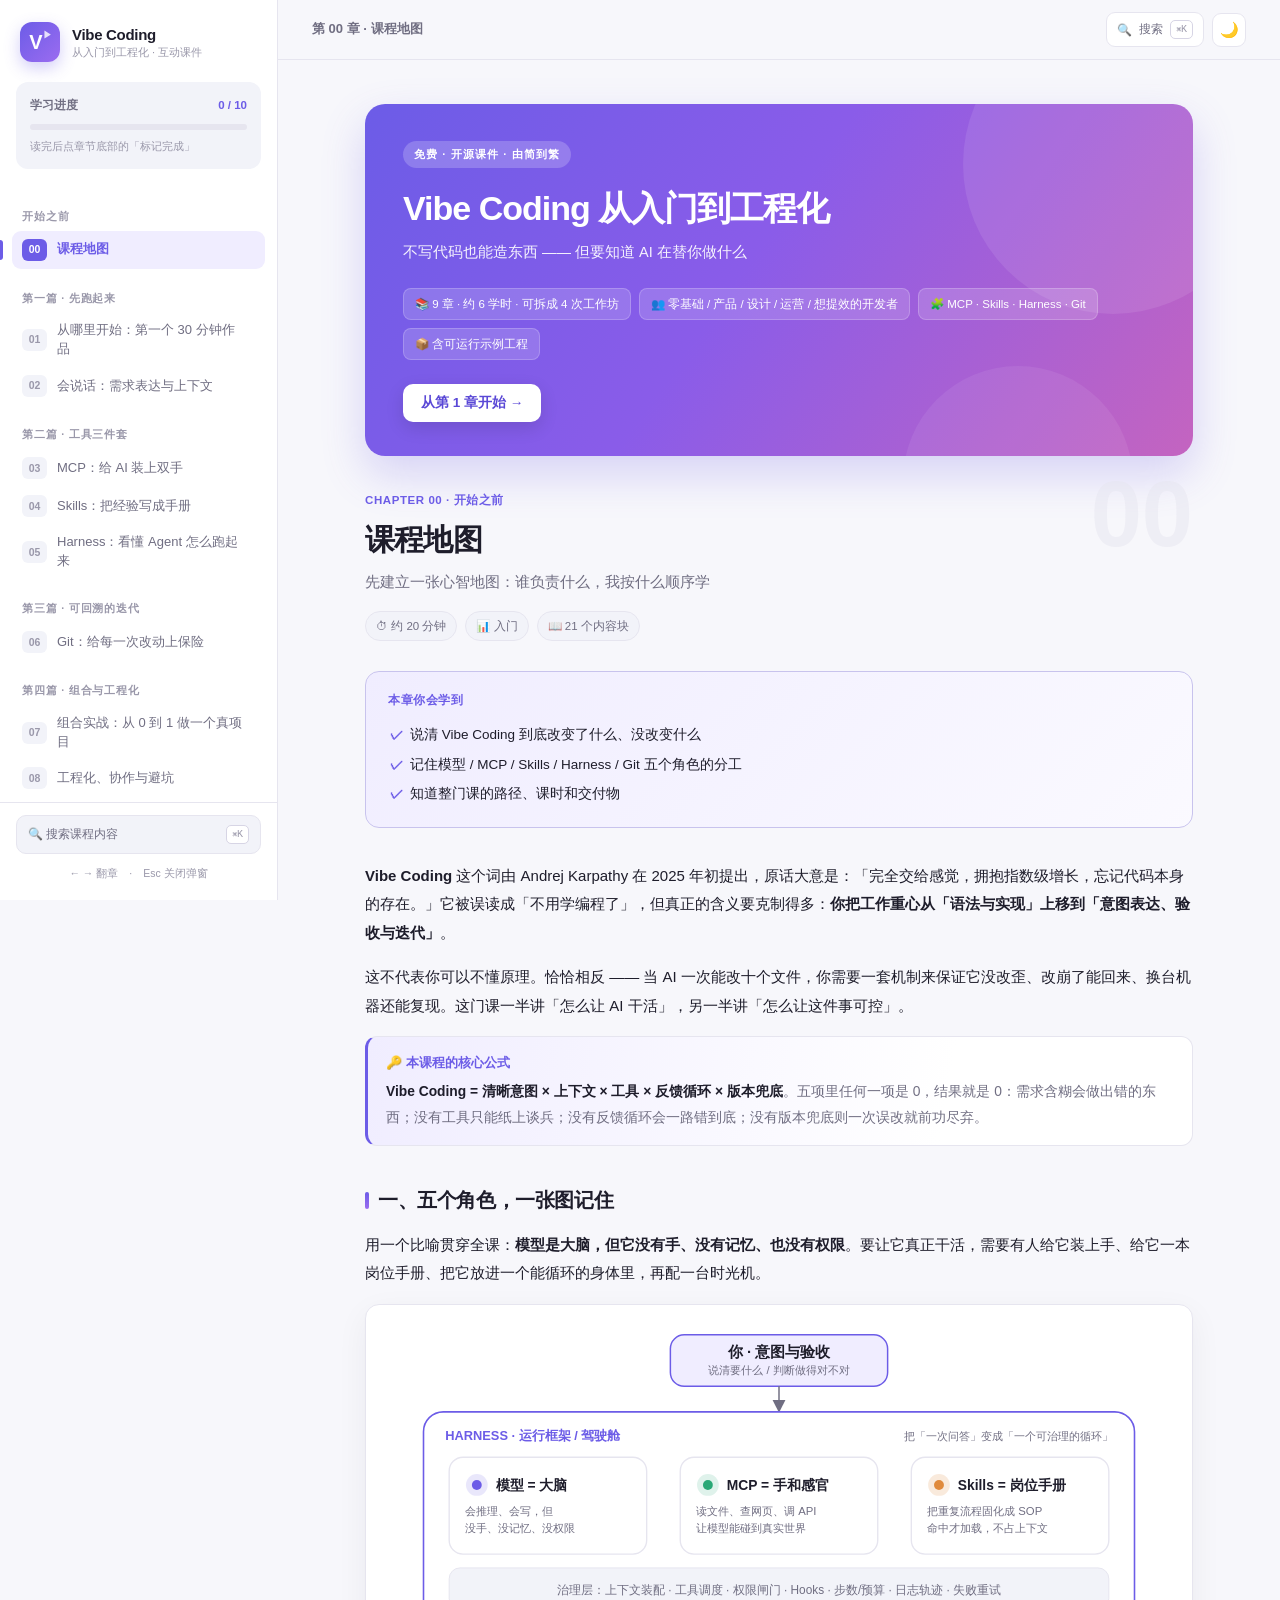
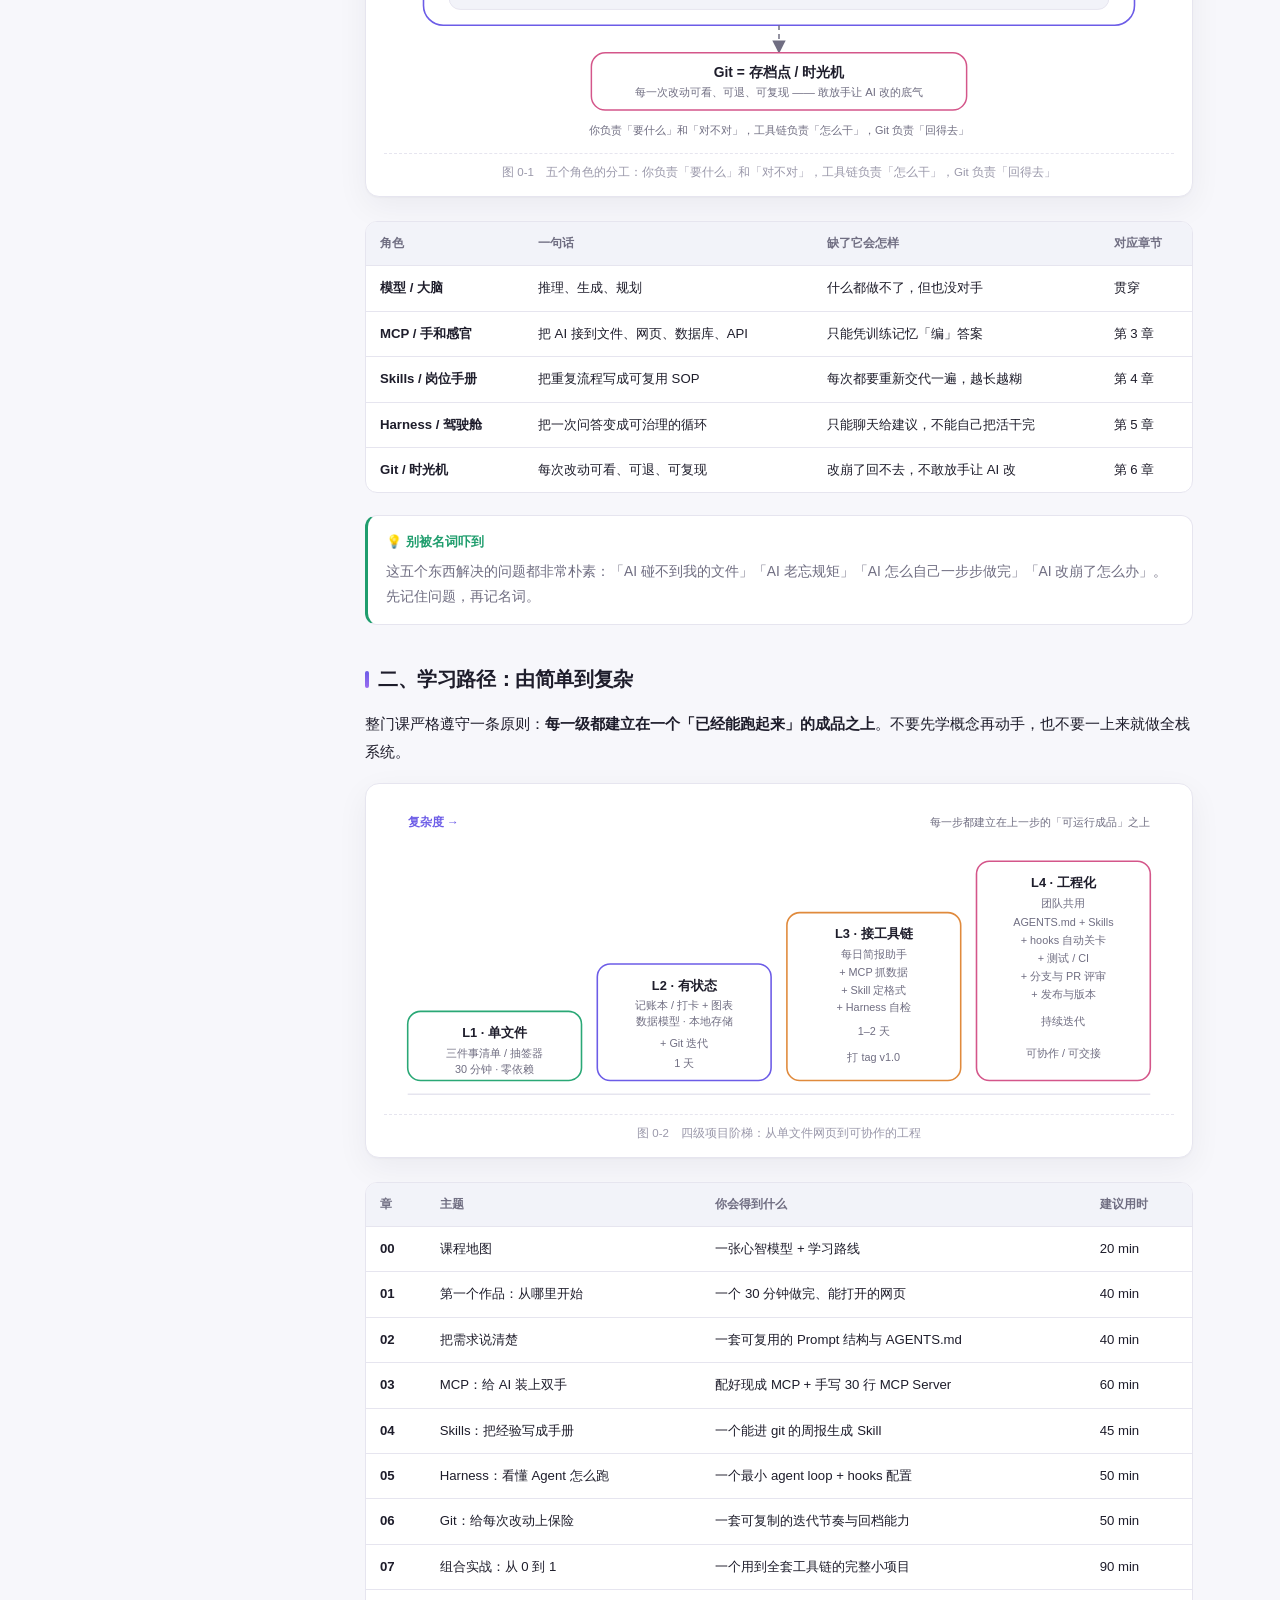
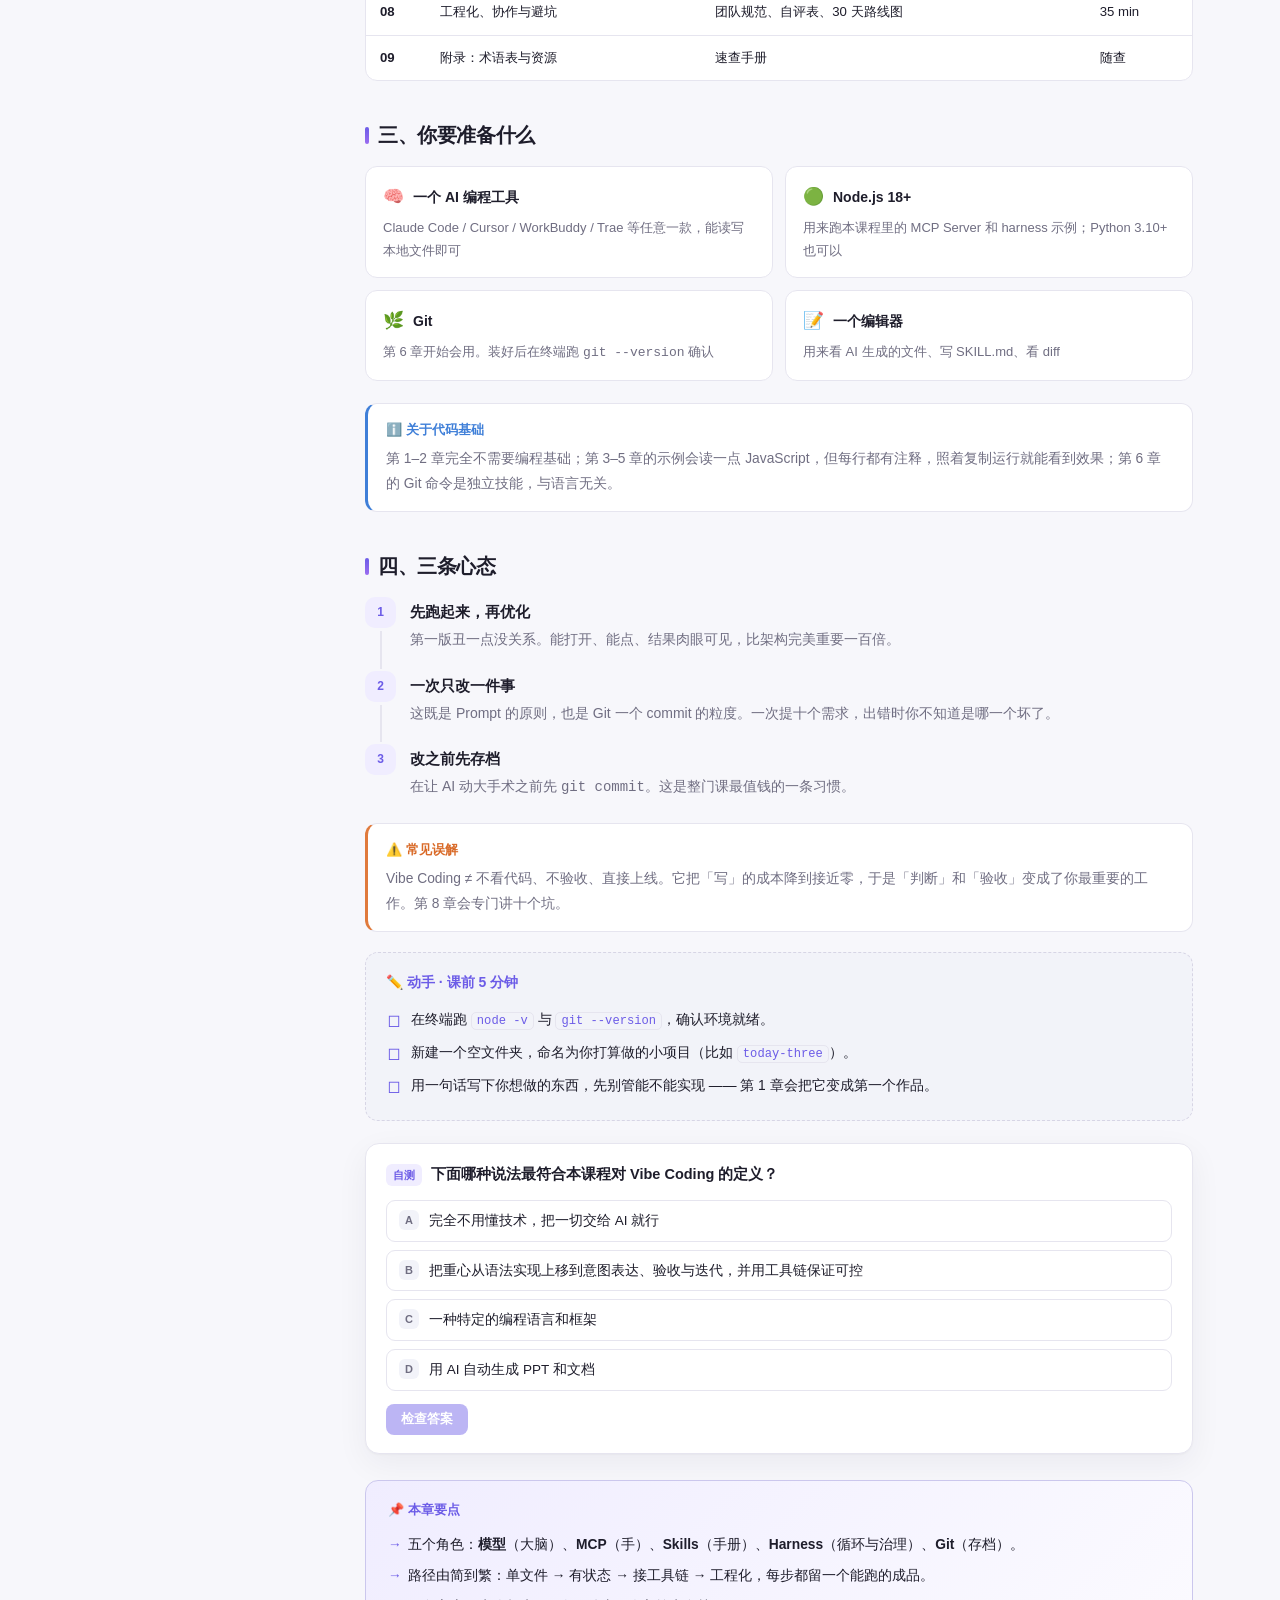
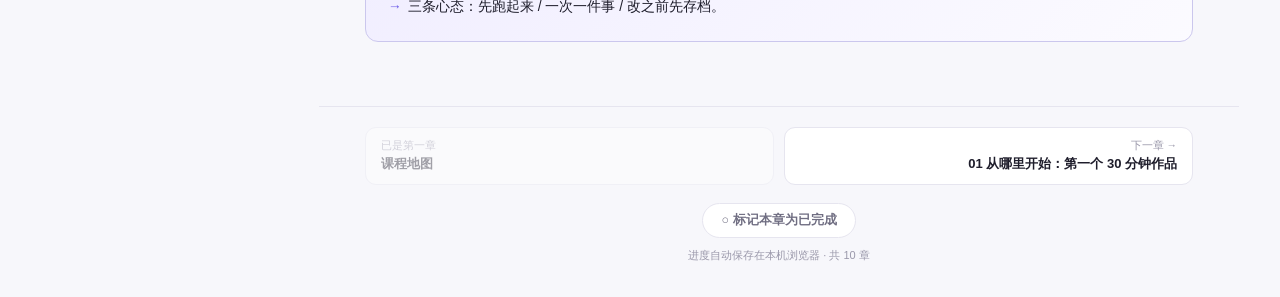
<file: index.html>
<!DOCTYPE html>
<html lang="zh-CN" data-theme="light">
<head>
<meta charset="UTF-8" />
<meta name="viewport" content="width=device-width, initial-scale=1.0" />
<meta name="description" content="Vibe Coding 从入门到工程化 —— 一套可在网页里学完的完整课件：MCP、Skills、Harness、Git 版本迭代，由简到繁的项目实战。" />
<title>Vibe Coding 从入门到工程化 · 互动课件</title>
<link rel="stylesheet" href="assets/styles.css" />
</head>
<body>

<div class="app">
  <!-- ============ 侧边栏 ============ -->
  <aside class="sidebar" id="sidebar">
    <div class="brand">
      <div class="brand-mark">V<span>▶</span></div>
      <div class="brand-text">
        <strong>Vibe Coding</strong>
        <span>从入门到工程化 · 互动课件</span>
      </div>
    </div>

    <div class="side-progress">
      <div class="side-progress-top">
        <span>学习进度</span><span id="progressText">0 / 10</span>
      </div>
      <div class="bar"><div class="bar-fill" id="progressFill"></div></div>
      <div class="side-progress-tip">读完后点章节底部的「标记完成」</div>
    </div>

    <nav class="nav" id="nav" aria-label="课程目录"></nav>

    <div class="side-foot">
      <button class="side-search" id="sideSearch">
        <span>🔍 搜索课程内容</span><kbd>⌘K</kbd>
      </button>
      <div class="side-legend">← → 翻章　·　Esc 关闭弹窗</div>
    </div>
  </aside>
  <div class="sidebar-backdrop" id="backdrop"></div>

  <!-- ============ 主区域 ============ -->
  <div class="main-wrap">
    <header class="topbar">
      <button class="icon-btn menu-btn" id="menuBtn" aria-label="打开目录">☰</button>
      <div class="crumb" id="crumb">课程地图</div>
      <div class="top-actions">
        <button class="ghost-btn" id="searchBtn"><span>🔍</span><span class="hide-sm">搜索</span><kbd>⌘K</kbd></button>
        <button class="icon-btn" id="themeBtn" aria-label="切换深浅色" title="切换深浅色">🌙</button>
      </div>
    </header>
    <div class="global-bar"><div class="global-bar-fill" id="globalBarFill"></div></div>

    <main class="content" id="content"></main>

    <footer class="pager" id="pager"></footer>
  </div>
</div>

<!-- ============ 搜索浮层 ============ -->
<div class="overlay" id="searchOverlay" hidden>
  <div class="overlay-mask" data-close></div>
  <div class="search-panel" role="dialog" aria-modal="true" aria-label="搜索课程内容">
    <div class="search-input-row">
      <span>🔍</span>
      <input id="searchInput" type="text" placeholder="搜索概念、命令、章节… 例如：MCP / reflog / 渐进式披露" autocomplete="off" />
      <kbd>Esc</kbd>
    </div>
    <div class="search-results" id="searchResults"></div>
    <div class="search-foot">输入关键词，实时检索全部 10 章内容 · ↑↓ 选择 · Enter 跳转</div>
  </div>
</div>

<!-- ============ 代码 Playground ============ -->
<div class="overlay" id="playOverlay" hidden>
  <div class="overlay-mask" data-close></div>
  <div class="play-panel" role="dialog" aria-modal="true" aria-label="代码 Playground">
    <div class="play-head">
      <div><strong>🧪 代码 Playground</strong><span>改一改代码，点「运行」立刻看到结果</span></div>
      <button class="icon-btn" data-close aria-label="关闭">✕</button>
    </div>
    <div class="play-body">
      <div class="play-editor">
        <div class="play-label">index.html <button class="mini-btn" id="resetPlay">恢复初始代码</button></div>
        <textarea id="playCode" spellcheck="false"></textarea>
      </div>
      <div class="play-preview">
        <div class="play-label">预览 <button class="run-btn" id="runPlay">▶ 运行</button></div>
        <iframe id="playFrame" title="代码预览" sandbox="allow-scripts allow-modals"></iframe>
      </div>
    </div>
  </div>
</div>

<div class="toast" id="toast" role="status"></div>

<script src="assets/course-data.js"></script>
<script src="assets/lessons-1.js"></script>
<script src="assets/lessons-2.js"></script>
<script src="assets/lessons-3.js"></script>
<script src="assets/app.js"></script>
</body>
</html>
</file>
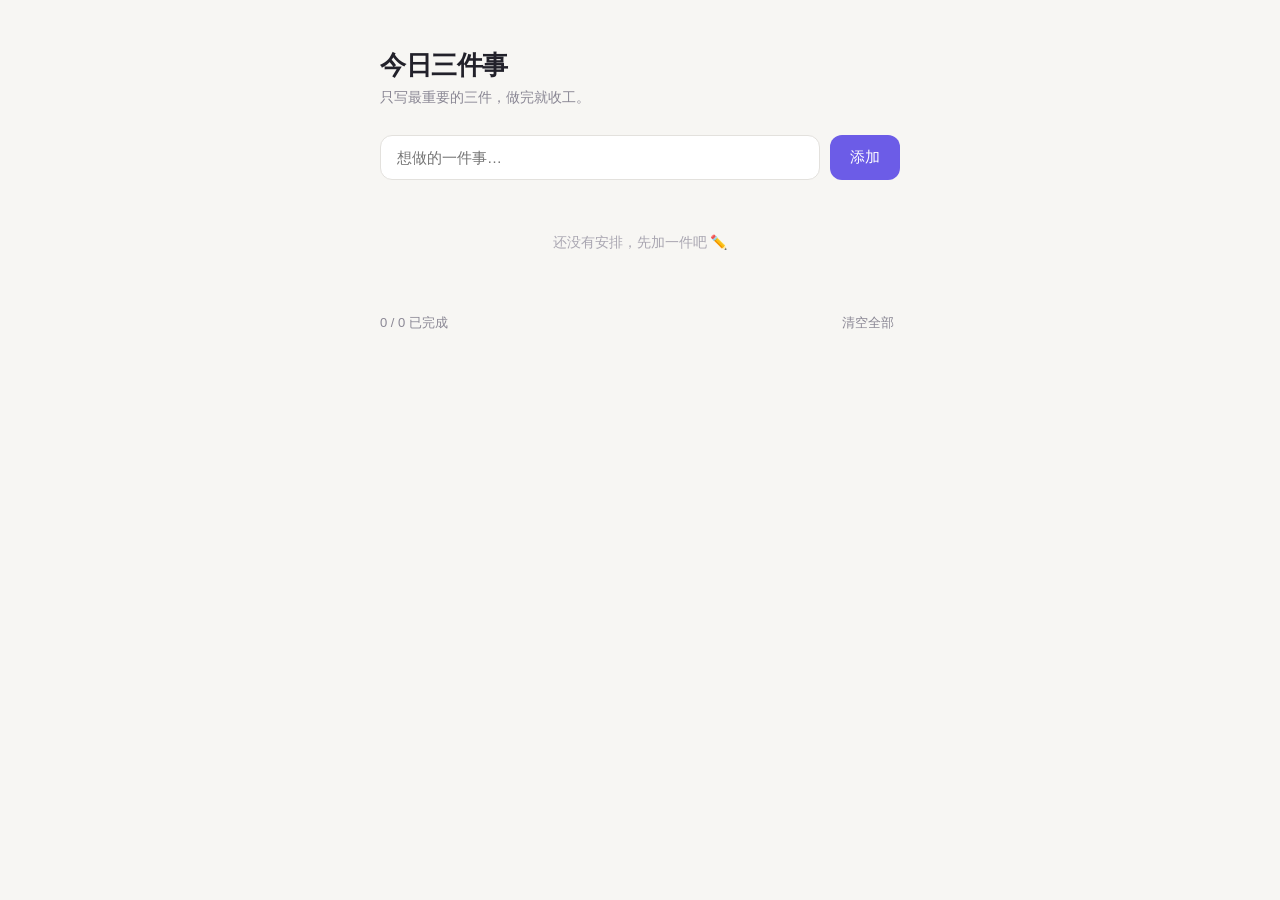
<file: examples/hello-vibe/index.html>
<!DOCTYPE html>
<html lang="zh-CN">
<head>
<meta charset="UTF-8" />
<meta name="viewport" content="width=device-width, initial-scale=1.0" />
<title>今日三件事</title>
<style>
  :root { color-scheme: light; }
  * { box-sizing: border-box; }
  body {
    margin: 0; min-height: 100vh; padding: 48px 20px;
    font-family: -apple-system, BlinkMacSystemFont, "PingFang SC", "Microsoft YaHei", sans-serif;
    background: #f7f6f3; color: #22212a;
    display: flex; justify-content: center;
  }
  .card { width: 100%; max-width: 520px; }
  h1 { font-size: 26px; margin: 0 0 6px; letter-spacing: -.5px; }
  .sub { color: #8a8794; font-size: 14px; margin: 0 0 28px; }
  .row { display: flex; gap: 10px; margin-bottom: 22px; }
  input {
    flex: 1; padding: 13px 16px; font-size: 15px; font-family: inherit;
    border: 1px solid #e3e1dd; border-radius: 12px; background: #fff; outline: none;
  }
  input:focus { border-color: #6c5ce7; box-shadow: 0 0 0 3px #6c5ce71a; }
  button {
    padding: 0 20px; font-size: 15px; font-family: inherit; cursor: pointer;
    border: 0; border-radius: 12px; background: #6c5ce7; color: #fff;
  }
  button:active { transform: scale(.97); }
  ul { list-style: none; padding: 0; margin: 0; }
  li {
    display: flex; align-items: center; gap: 12px; padding: 15px 16px; margin-bottom: 10px;
    background: #fff; border: 1px solid #eceae6; border-radius: 12px;
    font-size: 15px; transition: .2s;
  }
  li.done { opacity: .5; }
  li.done span { text-decoration: line-through; }
  li input { width: 18px; height: 18px; flex: none; accent-color: #6c5ce7; cursor: pointer; }
  li span { flex: 1; }
  .del { background: none; color: #b8b5c0; font-size: 20px; padding: 0 4px; }
  .foot { margin-top: 24px; display: flex; justify-content: space-between; align-items: center; }
  .count { color: #8a8794; font-size: 13px; }
  .clear { background: none; color: #8a8794; font-size: 13px; padding: 6px; }
  .empty { text-align: center; color: #a9a6b1; font-size: 14px; padding: 32px 0; }
</style>
</head>
<body>
<div class="card">
  <h1>今日三件事</h1>
  <p class="sub">只写最重要的三件，做完就收工。</p>
  <div class="row">
    <input id="inp" placeholder="想做的一件事…" maxlength="60" />
    <button id="add">添加</button>
  </div>
  <ul id="list"></ul>
  <div class="foot">
    <span class="count" id="count"></span>
    <button class="clear" id="clear">清空全部</button>
  </div>
</div>
<script>
  const KEY = 'today-three-v1';
  const load = () => { try { return JSON.parse(localStorage.getItem(KEY)) || []; } catch { return []; } };
  let items = load();
  const save = () => localStorage.setItem(KEY, JSON.stringify(items));
  const $ = s => document.querySelector(s);

  function render() {
    const ul = $('#list');
    ul.innerHTML = '';
    if (!items.length) {
      ul.innerHTML = '<div class="empty">还没有安排，先加一件吧 ✏️</div>';
    }
    items.forEach((it, i) => {
      const li = document.createElement('li');
      li.className = it.done ? 'done' : '';
      const cb = document.createElement('input');
      cb.type = 'checkbox'; cb.checked = it.done;
      cb.onchange = () => { items[i].done = cb.checked; save(); render(); };
      const sp = document.createElement('span');
      sp.textContent = it.text;
      const del = document.createElement('button');
      del.className = 'del'; del.textContent = '×';
      del.onclick = () => { items.splice(i, 1); save(); render(); };
      li.append(cb, sp, del); ul.append(li);
    });
    $('#count').textContent = `${items.filter(x => x.done).length} / ${items.length} 已完成`;
  }

  function add() {
    const v = $('#inp').value.trim();
    if (!v) return;
    if (items.length >= 3) { alert('说好只做三件事的 🙂'); return; }
    items.push({ text: v, done: false });
    $('#inp').value = ''; save(); render();
  }
  $('#add').onclick = add;
  $('#inp').onkeydown = e => { if (e.key === 'Enter') add(); };
  $('#clear').onclick = () => { if (confirm('清空全部？')) { items = []; save(); render(); } };
  render();
</script>
</body>
</html>
</file>
<file: assets/styles.css>
/* ===================================================================
 * Vibe Coding 互动课件 · 样式
 * 浅色为默认主题，右上角可切换深色；全部颜色走 CSS 变量
 * =================================================================== */

:root {
  --page: #f7f7fb;
  --panel: #ffffff;
  --card: #ffffff;
  --subtle: #f2f3f9;
  --ink: #1e1d2b;
  --muted: #706e82;
  --faint: #9a98aa;
  --line: #e6e5ef;
  --line-strong: #d7d5e5;
  --brand: #6c5ce7;
  --brand-2: #9b6cf0;
  --brand-soft: #f0edff;
  --code-bg: #f7f7fc;
  --code-ink: #2a2938;
  --shadow: 0 1px 2px rgba(26, 22, 58, .035), 0 10px 32px rgba(26, 22, 58, .055);
  --shadow-lg: 0 24px 70px rgba(26, 22, 58, .18);
  --radius: 14px;
  --sidebar-w: 278px;
  --sans: -apple-system, BlinkMacSystemFont, "Segoe UI", "PingFang SC", "Hiragino Sans GB", "Microsoft YaHei", sans-serif;
  --mono: "SF Mono", "JetBrains Mono", "Fira Code", Menlo, Monaco, Consolas, "Liberation Mono", monospace;
}

html[data-theme="dark"] {
  --page: #12121b;
  --panel: #1a1a26;
  --card: #1d1d2b;
  --subtle: #242435;
  --ink: #eeeef6;
  --muted: #a3a1b6;
  --faint: #7d7b92;
  --line: #303048;
  --line-strong: #41415f;
  --brand: #a08cff;
  --brand-2: #c38cff;
  --brand-soft: #2b2547;
  --code-bg: #171722;
  --code-ink: #d8d8e8;
  --shadow: 0 1px 2px rgba(0, 0, 0, .25), 0 10px 32px rgba(0, 0, 0, .22);
  --shadow-lg: 0 24px 70px rgba(0, 0, 0, .5);
}

* { box-sizing: border-box; }
html { scroll-behavior: smooth; }
body {
  margin: 0; background: var(--page); color: var(--ink);
  font-family: var(--sans); font-size: 15px; line-height: 1.75;
  -webkit-font-smoothing: antialiased;
}
button, input, textarea { font-family: inherit; }
button { cursor: pointer; }
a { color: var(--brand); text-decoration: none; }
a:hover { text-decoration: underline; }
::selection { background: var(--brand-soft); color: var(--ink); }

/* ---------------- 布局 ---------------- */
.app { display: flex; min-height: 100vh; }
.sidebar {
  position: fixed; inset: 0 auto 0 0; width: var(--sidebar-w);
  background: var(--panel); border-right: 1px solid var(--line);
  display: flex; flex-direction: column; z-index: 40;
}
.main-wrap { margin-left: var(--sidebar-w); flex: 1; min-width: 0; display: flex; flex-direction: column; }

/* ---------------- 侧栏品牌 ---------------- */
.brand { display: flex; align-items: center; gap: 12px; padding: 22px 20px 18px; }
.brand-mark {
  width: 40px; height: 40px; flex: none; border-radius: 12px;
  background: linear-gradient(135deg, var(--brand), var(--brand-2));
  color: #fff; font-weight: 800; font-size: 20px; letter-spacing: -1px;
  display: flex; align-items: center; justify-content: center;
  box-shadow: 0 6px 16px rgba(108, 92, 231, .3);
}
.brand-mark span { font-size: 9px; margin-left: 1px; transform: translateY(-6px); opacity: .8; }
.brand-text { display: flex; flex-direction: column; line-height: 1.4; min-width: 0; }
.brand-text strong { font-size: 15px; letter-spacing: -.3px; }
.brand-text span { font-size: 11px; color: var(--faint); white-space: nowrap; }

/* ---------------- 侧栏进度 ---------------- */
.side-progress { margin: 2px 16px 12px; padding: 13px 14px; background: var(--subtle); border-radius: 12px; }
.side-progress-top { display: flex; justify-content: space-between; font-size: 11.5px; color: var(--muted); font-weight: 600; }
.side-progress-top span:last-child { color: var(--brand); font-variant-numeric: tabular-nums; }
.bar { height: 6px; border-radius: 99px; background: var(--line); margin: 9px 0 7px; overflow: hidden; }
.bar-fill { height: 100%; width: 0; border-radius: 99px; background: linear-gradient(90deg, var(--brand), var(--brand-2)); transition: width .35s ease; }
.side-progress-tip { font-size: 10.5px; color: var(--faint); }

/* ---------------- 目录 ---------------- */
.nav { flex: 1; overflow-y: auto; padding: 6px 12px 20px; }
.nav-group { margin-top: 14px; }
.nav-group-label {
  font-size: 10.5px; font-weight: 700; letter-spacing: .08em; color: var(--faint);
  padding: 6px 10px 6px; text-transform: uppercase;
}
.nav-item {
  display: flex; align-items: center; gap: 10px; width: 100%; text-align: left;
  border: 0; background: transparent; color: var(--muted);
  padding: 8px 10px; border-radius: 9px; font-size: 13px; line-height: 1.45;
  position: relative; transition: background .15s, color .15s;
}
.nav-item:hover { background: var(--subtle); color: var(--ink); }
.nav-item.active { background: var(--brand-soft); color: var(--brand); font-weight: 700; }
.nav-item.active::before {
  content: ""; position: absolute; left: -12px; top: 9px; bottom: 9px;
  width: 3px; border-radius: 0 3px 3px 0; background: var(--brand);
}
.nav-no {
  width: 25px; height: 22px; flex: none; border-radius: 6px;
  background: var(--subtle); color: var(--faint); font-size: 10.5px; font-weight: 700;
  display: flex; align-items: center; justify-content: center; font-variant-numeric: tabular-nums;
}
.nav-item.active .nav-no { background: var(--brand); color: #fff; }
.nav-item.done .nav-no { background: #e4f7ef; color: #1f9d6d; }
html[data-theme="dark"] .nav-item.done .nav-no { background: #1d4035; color: #6ed6a9; }
.nav-item.done.active .nav-no { background: var(--brand); color: #fff; }
.nav-check { margin-left: auto; font-size: 11px; color: #29a877; }

.side-foot { padding: 12px 16px 18px; border-top: 1px solid var(--line); }
.side-search {
  width: 100%; display: flex; align-items: center; justify-content: space-between;
  background: var(--subtle); border: 1px solid var(--line); color: var(--muted);
  padding: 9px 11px; border-radius: 10px; font-size: 12px;
}
.side-search:hover { border-color: var(--brand); color: var(--ink); }
kbd {
  font-family: var(--mono); font-size: 10px; padding: 2px 5px;
  border: 1px solid var(--line-strong); border-radius: 5px; color: var(--faint);
  background: var(--card); line-height: 1.3;
}
.side-legend { margin-top: 10px; font-size: 10.5px; color: var(--faint); text-align: center; }

/* ---------------- 顶栏 ---------------- */
.topbar {
  position: sticky; top: 0; z-index: 30; height: 60px; flex: none;
  display: flex; align-items: center; gap: 12px; padding: 0 34px;
  background: var(--page);
  background: color-mix(in srgb, var(--page) 86%, transparent);
  backdrop-filter: saturate(180%) blur(14px);
  border-bottom: 1px solid var(--line);
}
.crumb { font-size: 13px; color: var(--muted); font-weight: 600; overflow: hidden; text-overflow: ellipsis; white-space: nowrap; }
.top-actions { margin-left: auto; display: flex; align-items: center; gap: 8px; }
.icon-btn {
  width: 34px; height: 34px; border-radius: 9px; border: 1px solid var(--line);
  background: var(--panel); color: var(--ink); font-size: 15px;
  display: inline-flex; align-items: center; justify-content: center;
}
.icon-btn:hover { border-color: var(--brand); }
.ghost-btn {
  display: inline-flex; align-items: center; gap: 7px; padding: 7px 10px;
  border: 1px solid var(--line); border-radius: 9px; background: var(--panel);
  color: var(--muted); font-size: 12px;
}
.ghost-btn:hover { border-color: var(--brand); color: var(--ink); }
.menu-btn { display: none; }
.global-bar { height: 2px; background: transparent; flex: none; }
.global-bar-fill { height: 100%; width: 0; background: linear-gradient(90deg, var(--brand), var(--brand-2)); transition: width .35s ease; }

/* ---------------- 正文容器 ---------------- */
.content { width: 100%; max-width: 920px; margin: 0 auto; padding: 42px 46px 56px; flex: 1; }
.content > * { opacity: 1; animation: fadeUp .38s ease both; }
@keyframes fadeUp { from { transform: translateY(8px); } to { transform: none; } }

/* ---------------- Hero（仅第 0 章） ---------------- */
.hero {
  border-radius: 20px; padding: 36px 38px 34px; margin-bottom: 34px;
  background: linear-gradient(125deg, #6c5ce7 0%, #8a5ce9 46%, #c464c0 100%);
  color: #fff; position: relative; overflow: hidden;
  box-shadow: 0 18px 44px rgba(108, 92, 231, .24);
}
.hero::after {
  content: ""; position: absolute; right: -70px; top: -90px; width: 300px; height: 300px;
  border-radius: 50%; background: rgba(255, 255, 255, .09); pointer-events: none;
}
.hero::before {
  content: ""; position: absolute; right: 60px; bottom: -140px; width: 230px; height: 230px;
  border-radius: 50%; background: rgba(255, 255, 255, .07); pointer-events: none;
}
.hero-tag {
  display: inline-block; font-size: 11px; letter-spacing: .1em; font-weight: 700;
  background: rgba(255, 255, 255, .2); padding: 4px 11px; border-radius: 99px; margin-bottom: 18px;
}
.hero h1 { font-size: 34px; line-height: 1.3; margin: 0 0 10px; letter-spacing: -1px; position: relative; }
.hero p { margin: 0; font-size: 14.5px; opacity: .92; position: relative; }
.hero-chips { display: flex; flex-wrap: wrap; gap: 8px; margin-top: 22px; position: relative; }
.hero-chip { font-size: 11.5px; background: rgba(255, 255, 255, .16); border: 1px solid rgba(255,255,255,.2); padding: 5px 11px; border-radius: 8px; }
.hero-cta {
  margin-top: 24px; position: relative; background: #fff; color: #5a48d6;
  border: 0; border-radius: 10px; padding: 10px 18px; font-size: 13.5px; font-weight: 700;
  box-shadow: 0 6px 18px rgba(0,0,0,.12);
}
.hero-cta:hover { transform: translateY(-1px); }

/* ---------------- 章节头 ---------------- */
.chapter-head { margin-bottom: 30px; position: relative; }
.chapter-eyebrow { font-size: 11.5px; color: var(--brand); font-weight: 700; letter-spacing: .05em; margin-bottom: 10px; }
.chapter-head h1 { font-size: 30px; line-height: 1.35; margin: 0 0 8px; letter-spacing: -.8px; }
.chapter-head .chapter-sub { color: var(--muted); font-size: 15px; margin: 0 0 16px; }
.chapter-meta { display: flex; flex-wrap: wrap; gap: 8px; }
.chip { font-size: 11.5px; color: var(--muted); background: var(--subtle); border: 1px solid var(--line); padding: 4px 10px; border-radius: 99px; }
.chapter-no-bg {
  position: absolute; right: 0; top: -22px; font-size: 92px; font-weight: 800;
  color: var(--line); opacity: .5; line-height: 1; pointer-events: none; z-index: -1;
  font-variant-numeric: tabular-nums;
}

/* ---------------- 学习目标 ---------------- */
.goals {
  background: var(--brand-soft);
  background: linear-gradient(135deg, var(--brand-soft), color-mix(in srgb, var(--brand-soft) 30%, var(--card)));
  border: 1px solid var(--line);
  border-color: color-mix(in srgb, var(--brand) 25%, var(--line));
  border-radius: var(--radius); padding: 18px 22px; margin-bottom: 34px;
}
.goals-title { font-size: 12px; font-weight: 800; color: var(--brand); letter-spacing: .05em; margin-bottom: 9px; }
.goals ul { margin: 0; padding: 0; list-style: none; }
.goals li { font-size: 13.5px; color: var(--ink); padding: 3px 0 3px 22px; position: relative; }
.goals li::before { content: "✓"; position: absolute; left: 2px; color: var(--brand); font-weight: 800; }

/* ---------------- 基础排版 ---------------- */
.block-p { margin: 0 0 16px; font-size: 15px; line-height: 1.9; color: var(--ink); }
.block-h {
  font-size: 20px; line-height: 1.45; margin: 40px 0 16px; padding-left: 13px;
  position: relative; letter-spacing: -.4px; scroll-margin-top: 80px;
}
.block-h::before {
  content: ""; position: absolute; left: 0; top: 6px; bottom: 6px; width: 4px;
  border-radius: 3px; background: linear-gradient(var(--brand), var(--brand-2));
}
.block-sub { font-size: 16px; font-weight: 700; margin: 28px 0 12px; color: var(--ink); }
p code, li code, td code, .note code, .block-quote code {
  font-family: var(--mono); font-size: .88em; background: var(--subtle);
  border: 1px solid var(--line); padding: 1px 5px; border-radius: 5px; color: var(--brand);
}
strong { font-weight: 700; color: var(--ink); }

.block-list, .block-ol { margin: 0 0 18px; padding-left: 0; list-style: none; }
.block-list li, .block-ol li { position: relative; padding: 5px 0 5px 24px; font-size: 14.5px; line-height: 1.85; }
.block-list li::before {
  content: ""; position: absolute; left: 6px; top: 15px; width: 6px; height: 6px;
  border-radius: 50%; background: var(--brand); opacity: .65;
}
.block-ol { counter-reset: olc; }
.block-ol li { counter-increment: olc; padding-left: 30px; }
.block-ol li::before {
  content: counter(olc); position: absolute; left: 0; top: 8px;
  width: 20px; height: 20px; border-radius: 6px; background: var(--brand-soft);
  color: var(--brand); font-size: 11px; font-weight: 800; text-align: center; line-height: 20px;
}

/* ---------------- 步骤 ---------------- */
.block-steps { margin: 0 0 22px; }
.step { display: flex; gap: 14px; position: relative; padding-bottom: 18px; }
.step:last-child { padding-bottom: 0; }
.step:not(:last-child)::after {
  content: ""; position: absolute; left: 15px; top: 34px; bottom: 2px;
  width: 1.5px; background: var(--line);
}
.step-no {
  width: 31px; height: 31px; flex: none; border-radius: 10px;
  background: var(--brand-soft); color: var(--brand); font-size: 12px; font-weight: 800;
  display: flex; align-items: center; justify-content: center; position: relative; z-index: 1;
}
.step-body { padding-top: 3px; }
.step-h { font-weight: 700; font-size: 14.5px; margin-bottom: 2px; }
.step-x { font-size: 14px; color: var(--muted); line-height: 1.8; }

/* ---------------- 表格 ---------------- */
.table-wrap { overflow-x: auto; margin: 0 0 22px; border: 1px solid var(--line); border-radius: 12px; background: var(--card); }
table { width: 100%; border-collapse: collapse; font-size: 13.2px; min-width: 520px; }
th {
  text-align: left; background: var(--subtle); color: var(--muted); font-weight: 700;
  font-size: 12px; padding: 11px 14px; border-bottom: 1px solid var(--line); white-space: nowrap;
}
td { padding: 11px 14px; border-bottom: 1px solid var(--line); vertical-align: top; line-height: 1.7; }
tbody tr:last-child td { border-bottom: 0; }
tbody tr:hover { background: var(--subtle); background: color-mix(in srgb, var(--brand-soft) 38%, transparent); }
td:first-child { white-space: nowrap; color: var(--ink); font-weight: 600; }

/* ---------------- 代码块 ---------------- */
.code-block {
  border: 1px solid var(--line); border-radius: 12px; overflow: hidden;
  margin: 0 0 22px; background: var(--code-bg);
}
.code-head {
  display: flex; align-items: center; gap: 9px; padding: 8px 12px 8px 14px;
  background: var(--subtle);
  background: color-mix(in srgb, var(--subtle) 70%, var(--code-bg));
  border-bottom: 1px solid var(--line); min-height: 38px;
}
.code-lang {
  font-family: var(--mono); font-size: 10.5px; font-weight: 700; letter-spacing: .04em;
  color: var(--brand); background: var(--brand-soft); padding: 2px 7px; border-radius: 5px; text-transform: uppercase;
}
.code-cap { font-size: 11.5px; color: var(--muted); overflow: hidden; text-overflow: ellipsis; white-space: nowrap; }
.copy-btn {
  margin-left: auto; flex: none; background: var(--card); border: 1px solid var(--line);
  color: var(--muted); font-size: 11px; padding: 4px 9px; border-radius: 7px;
}
.copy-btn:hover { color: var(--brand); border-color: var(--brand); }
.copy-btn.copied { color: #1f9d6d; border-color: #1f9d6d; }
pre {
  margin: 0; padding: 15px 17px; overflow-x: auto; font-family: var(--mono);
  font-size: 12.4px; line-height: 1.75; color: var(--code-ink); tab-size: 2;
}
pre code { font: inherit; }
.tk-cm { color: #8b899e; font-style: italic; }
.tk-str { color: #1f9d6d; }
.tk-kw { color: #8a55d6; font-weight: 600; }
.tk-num { color: #d1743c; }
.tk-fn { color: #2f6fd0; }
.tk-punc { color: #7a7890; }
.tk-hd { color: #8a55d6; font-weight: 700; }
html[data-theme="dark"] .tk-cm { color: #77758f; }
html[data-theme="dark"] .tk-str { color: #6ed6a9; }
html[data-theme="dark"] .tk-kw { color: #c4a2ff; }
html[data-theme="dark"] .tk-num { color: #f0a56b; }
html[data-theme="dark"] .tk-fn { color: #7fb0ff; }

/* ---------------- 提示框 ---------------- */
.note {
  border-radius: 12px; padding: 14px 18px; margin: 0 0 20px;
  border: 1px solid var(--line); border-left: 3px solid var(--brand);
  background: var(--card); font-size: 13.8px; line-height: 1.85;
}
.note-title { font-weight: 800; font-size: 13px; margin-bottom: 4px; display: flex; align-items: center; gap: 7px; }
.note-body { color: var(--muted); }
.note-body strong { color: var(--ink); }
.note-key { border-left-color: var(--brand); background: var(--brand-soft); background: linear-gradient(100deg, var(--brand-soft), var(--card) 70%); }
.note-key .note-title { color: var(--brand); }
.note-tip { border-left-color: #1f9d6d; }
.note-tip .note-title { color: #1f9d6d; }
.note-warn { border-left-color: #e07a3c; }
.note-warn .note-title { color: #d96a28; }
.note-info { border-left-color: #3f7fd8; }
.note-info .note-title { color: #3f7fd8; }

/* ---------------- 卡片网格 ---------------- */
.card-grid { display: grid; grid-template-columns: repeat(2, minmax(0, 1fr)); gap: 12px; margin: 0 0 22px; }
.info-card { background: var(--card); border: 1px solid var(--line); border-radius: 12px; padding: 15px 17px; }
.info-card-h { display: flex; align-items: center; gap: 9px; font-weight: 700; font-size: 14px; margin-bottom: 5px; }
.info-card-i { font-size: 17px; }
.info-card-x { color: var(--muted); font-size: 13px; line-height: 1.75; }

/* ---------------- SVG 图示 ---------------- */
.figure { background: var(--card); border: 1px solid var(--line); border-radius: 14px; padding: 18px 18px 12px; margin: 0 0 24px; box-shadow: var(--shadow); }
.figure svg { display: block; font-family: var(--sans); }
.figure-cap { text-align: center; font-size: 11.5px; color: var(--faint); padding: 8px 0 2px; border-top: 1px dashed var(--line); margin-top: 6px; }

/* ---------------- 小测验 ---------------- */
.quiz { background: var(--card); border: 1px solid var(--line); border-radius: 14px; padding: 18px 20px; margin: 0 0 18px; box-shadow: var(--shadow); }
.quiz-q { font-weight: 700; font-size: 14.5px; margin-bottom: 13px; display: flex; gap: 9px; }
.quiz-badge { font-size: 10.5px; font-weight: 800; color: var(--brand); background: var(--brand-soft); border-radius: 6px; padding: 2px 7px; height: fit-content; flex: none; margin-top: 2px; }
.quiz-options { display: flex; flex-direction: column; gap: 8px; }
.quiz-opt {
  display: flex; align-items: flex-start; gap: 10px; text-align: left; width: 100%;
  border: 1px solid var(--line); background: var(--card); color: var(--ink);
  border-radius: 9px; padding: 9px 12px; font-size: 13.5px; line-height: 1.6;
}
.quiz-opt:hover { border-color: var(--brand); }
.quiz-opt .opt-letter {
  width: 20px; height: 20px; flex: none; border-radius: 6px; background: var(--subtle);
  color: var(--muted); font-size: 11px; font-weight: 800; text-align: center; line-height: 20px;
}
.quiz-opt.selected { border-color: var(--brand); background: var(--brand-soft); }
.quiz-opt.selected .opt-letter { background: var(--brand); color: #fff; }
.quiz-opt.correct { border-color: #1f9d6d; background: #ecfaf4; }
.quiz-opt.correct .opt-letter { background: #1f9d6d; color: #fff; }
.quiz-opt.wrong { border-color: #d75b5b; background: #fdf0f0; }
.quiz-opt.wrong .opt-letter { background: #d75b5b; color: #fff; }
html[data-theme="dark"] .quiz-opt.correct { background: #1b3a2e; }
html[data-theme="dark"] .quiz-opt.wrong { background: #3a2226; }
.quiz-foot { display: flex; align-items: center; gap: 12px; margin-top: 13px; }
.quiz-submit { background: var(--brand); color: #fff; border: 0; border-radius: 8px; padding: 7px 15px; font-size: 12.5px; font-weight: 700; }
.quiz-submit:disabled { opacity: .45; cursor: not-allowed; }
.quiz-feedback { font-size: 12.5px; line-height: 1.7; flex: 1; }
.quiz-feedback.ok { color: #1f9d6d; }
.quiz-feedback.no { color: #d75b5b; }
.quiz-explain { margin-top: 10px; padding: 10px 13px; background: var(--subtle); border-radius: 8px; font-size: 12.8px; color: var(--muted); line-height: 1.75; display: none; }
.quiz-explain.show { display: block; }

/* ---------------- 练习 / 小结 / 引用 ---------------- */
.task-box { border: 1.5px dashed var(--line-strong); border-radius: 13px; padding: 17px 20px; margin: 0 0 22px; background: var(--subtle); }
.task-h { font-weight: 800; font-size: 14px; margin-bottom: 10px; color: var(--brand); }
.task-box ul { list-style: none; margin: 0; padding: 0; }
.task-box li { position: relative; padding: 4px 0 4px 25px; font-size: 13.8px; line-height: 1.8; }
.task-box li::before { content: "☐"; position: absolute; left: 1px; top: 4px; color: var(--brand); font-size: 15px; }
.sum-box { background: var(--brand-soft); background: linear-gradient(135deg, var(--brand-soft), color-mix(in srgb, var(--brand-soft) 25%, var(--card))); border: 1px solid var(--line); border-color: color-mix(in srgb, var(--brand) 22%, var(--line)); border-radius: 13px; padding: 18px 22px; margin: 26px 0 8px; }
.sum-h { font-weight: 800; font-size: 13px; color: var(--brand); margin-bottom: 9px; }
.sum-box ul { list-style: none; margin: 0; padding: 0; }
.sum-box li { position: relative; padding: 3px 0 3px 20px; font-size: 13.8px; line-height: 1.8; }
.sum-box li::before { content: "→"; position: absolute; left: 0; color: var(--brand); font-weight: 700; }
.block-quote { margin: 22px 0; padding: 16px 22px; border-left: 3px solid var(--brand); background: var(--subtle); border-radius: 0 10px 10px 0; font-size: 15px; font-style: italic; }
.block-quote cite { display: block; font-style: normal; font-size: 12px; color: var(--faint); margin-top: 7px; }
.block-hr { height: 1px; background: var(--line); border: 0; margin: 28px 0; }
.play-box { display: flex; align-items: center; gap: 16px; border: 1px solid var(--line); border-left: 3px solid var(--brand); border-radius: 12px; background: var(--card); padding: 16px 20px; margin: 0 0 22px; }
.play-icon { font-size: 26px; }
.play-txt { flex: 1; }
.play-h { font-weight: 700; font-size: 14px; }
.play-x { font-size: 12.8px; color: var(--muted); }
.play-open { background: var(--brand); color: #fff; border: 0; border-radius: 9px; padding: 9px 15px; font-size: 12.5px; font-weight: 700; white-space: nowrap; }
.play-open:hover { filter: brightness(1.08); }

/* ---------------- 翻页 ---------------- */
.pager { border-top: 1px solid var(--line); padding: 20px 46px 34px; max-width: 920px; width: 100%; margin: 0 auto; }
.pager-inner { display: flex; align-items: center; gap: 10px; }
.pager-btn { display: flex; flex-direction: column; gap: 2px; flex: 1; min-width: 0; text-align: left; border: 1px solid var(--line); background: var(--card); border-radius: 11px; padding: 11px 15px; color: var(--ink); }
.pager-btn:hover { border-color: var(--brand); }
.pager-btn small { font-size: 10.5px; color: var(--faint); }
.pager-btn span { font-size: 13px; font-weight: 700; overflow: hidden; text-overflow: ellipsis; white-space: nowrap; }
.pager-btn.next { text-align: right; align-items: flex-end; }
.pager-btn.disabled { opacity: .4; pointer-events: none; }
.pager-done { display: flex; flex-direction: column; align-items: center; gap: 8px; margin-top: 18px; }
.done-btn { border: 1px solid var(--line); background: var(--card); color: var(--muted); border-radius: 99px; padding: 8px 18px; font-size: 12.5px; font-weight: 600; }
.done-btn:hover { border-color: var(--brand); color: var(--brand); }
.done-btn.is-done { background: #e9f8f1; color: #1f9d6d; border-color: #b8e6d2; }
html[data-theme="dark"] .done-btn.is-done { background: #1b3a2e; border-color: #2b6149; }
.pager-hint { font-size: 11px; color: var(--faint); }

/* ---------------- 浮层 ---------------- */
.overlay { position: fixed; inset: 0; z-index: 100; display: flex; justify-content: center; align-items: flex-start; }
.overlay[hidden] { display: none; }
.overlay-mask { position: absolute; inset: 0; background: rgba(18, 16, 38, .5); }
.search-panel, .play-panel { position: relative; z-index: 1; opacity: 1; background: var(--panel); border: 1px solid var(--line); box-shadow: var(--shadow-lg); }
.search-panel { width: min(640px, calc(100vw - 32px)); margin-top: 12vh; border-radius: 16px; overflow: hidden; animation: pop .2s ease both; }
@keyframes pop { from { transform: translateY(-8px) scale(.99); } to { transform: none; } }
.search-input-row { display: flex; align-items: center; gap: 11px; padding: 14px 18px; border-bottom: 1px solid var(--line); }
.search-input-row > span { font-size: 16px; }
.search-input-row input { flex: 1; border: 0; background: transparent; color: var(--ink); font-size: 14.5px; outline: none; }
.search-input-row input::placeholder { color: var(--faint); }
.search-results { max-height: 52vh; overflow-y: auto; padding: 8px; }
.search-item { display: block; width: 100%; text-align: left; border: 0; background: transparent; border-radius: 10px; padding: 10px 13px; color: var(--ink); }
.search-item:hover, .search-item.focus { background: var(--brand-soft); }
.search-item-top { font-size: 13px; font-weight: 700; display: flex; gap: 8px; align-items: center; }
.search-item-top em { font-style: normal; font-size: 10.5px; color: var(--brand); background: var(--card); border: 1px solid var(--line); padding: 1px 6px; border-radius: 5px; }
.search-item-snip { font-size: 12px; color: var(--muted); margin-top: 3px; overflow: hidden; text-overflow: ellipsis; white-space: nowrap; }
.search-empty { padding: 30px 14px; text-align: center; color: var(--faint); font-size: 13px; }
.search-foot { padding: 9px 16px; border-top: 1px solid var(--line); font-size: 11px; color: var(--faint); }
mark { background: #fff0a8; color: #5c4600; border-radius: 3px; padding: 0 2px; }
html[data-theme="dark"] mark { background: #5a4d1c; color: #ffe89a; }

.play-panel { width: min(1120px, calc(100vw - 40px)); height: min(760px, calc(100vh - 60px)); margin-top: 30px; border-radius: 16px; display: flex; flex-direction: column; overflow: hidden; animation: pop .2s ease both; }
.play-head { display: flex; align-items: center; justify-content: space-between; padding: 13px 18px; border-bottom: 1px solid var(--line); }
.play-head strong { font-size: 14px; }
.play-head span { display: block; font-size: 11.5px; color: var(--muted); }
.play-body { flex: 1; display: grid; grid-template-columns: 1fr 1fr; min-height: 0; }
.play-editor, .play-preview { display: flex; flex-direction: column; min-width: 0; }
.play-editor { border-right: 1px solid var(--line); }
.play-label { display: flex; align-items: center; justify-content: space-between; padding: 8px 13px; font-size: 11.5px; color: var(--muted); background: var(--subtle); border-bottom: 1px solid var(--line); }
.mini-btn { border: 0; background: transparent; color: var(--brand); font-size: 11px; }
.run-btn { border: 0; background: var(--brand); color: #fff; border-radius: 7px; padding: 4px 11px; font-size: 11.5px; font-weight: 700; }
#playCode { flex: 1; width: 100%; border: 0; resize: none; outline: none; padding: 14px 16px; background: var(--code-bg); color: var(--code-ink); font-family: var(--mono); font-size: 12.2px; line-height: 1.65; tab-size: 2; }
#playFrame { flex: 1; width: 100%; border: 0; background: #fff; }

.toast { position: fixed; bottom: 28px; left: 50%; transform: translate(-50%, 16px); background: #24223a; color: #fff; font-size: 12.5px; padding: 9px 18px; border-radius: 99px; opacity: 0; pointer-events: none; transition: .25s; z-index: 200; box-shadow: var(--shadow-lg); }
.toast.show { opacity: 1; transform: translate(-50%, 0); }

/* ---------------- 响应式 ---------------- */
@media (max-width: 1080px) {
  .content { padding: 36px 30px 48px; }
  .pager { padding-left: 30px; padding-right: 30px; }
  .topbar { padding: 0 22px; }
}
@media (max-width: 820px) {
  .sidebar { transform: translateX(-100%); transition: transform .25s ease; box-shadow: var(--shadow-lg); }
  .sidebar.open { transform: none; }
  .sidebar-backdrop { display: none; position: fixed; inset: 0; background: rgba(0,0,0,.35); z-index: 35; }
  .sidebar-backdrop.show { display: block; }
  .main-wrap { margin-left: 0; }
  .menu-btn { display: inline-flex; }
  .content { padding: 28px 20px 44px; }
  .pager { padding: 18px 20px 30px; }
  .topbar { padding: 0 14px; }
  .hide-sm { display: none; }
  .card-grid { grid-template-columns: 1fr; }
  .hero { padding: 28px 24px; }
  .hero h1 { font-size: 26px; }
  .chapter-head h1 { font-size: 25px; }
  .chapter-no-bg { display: none; }
  .play-body { grid-template-columns: 1fr; grid-template-rows: 1fr 1fr; }
  .play-editor { border-right: 0; border-bottom: 1px solid var(--line); }
  .play-panel { height: calc(100vh - 30px); margin-top: 15px; }
}
@media print {
  .sidebar, .topbar, .pager, .global-bar, .play-box, .quiz-foot { display: none !important; }
  .main-wrap { margin-left: 0; }
  .content { max-width: 100%; padding: 0; }
  .code-block, .figure, .quiz, .table-wrap { break-inside: avoid; }
}
</file>
